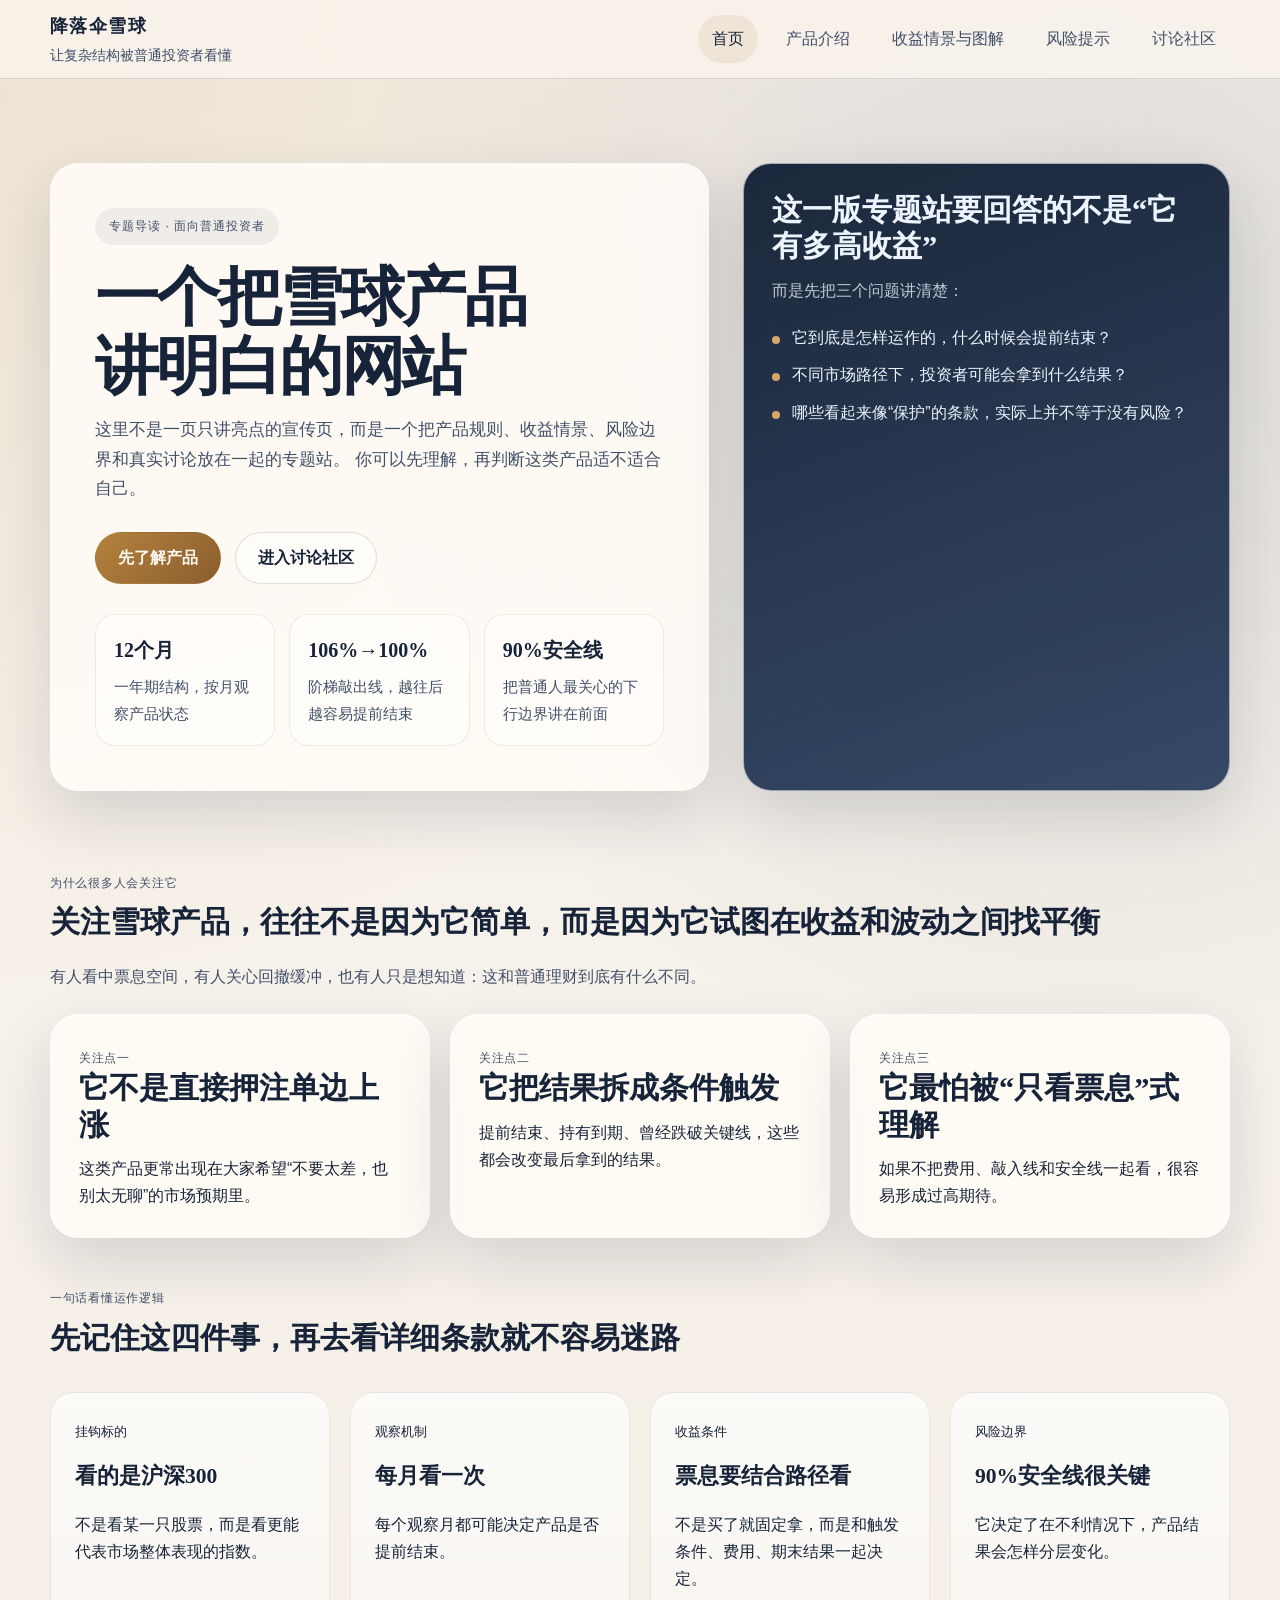
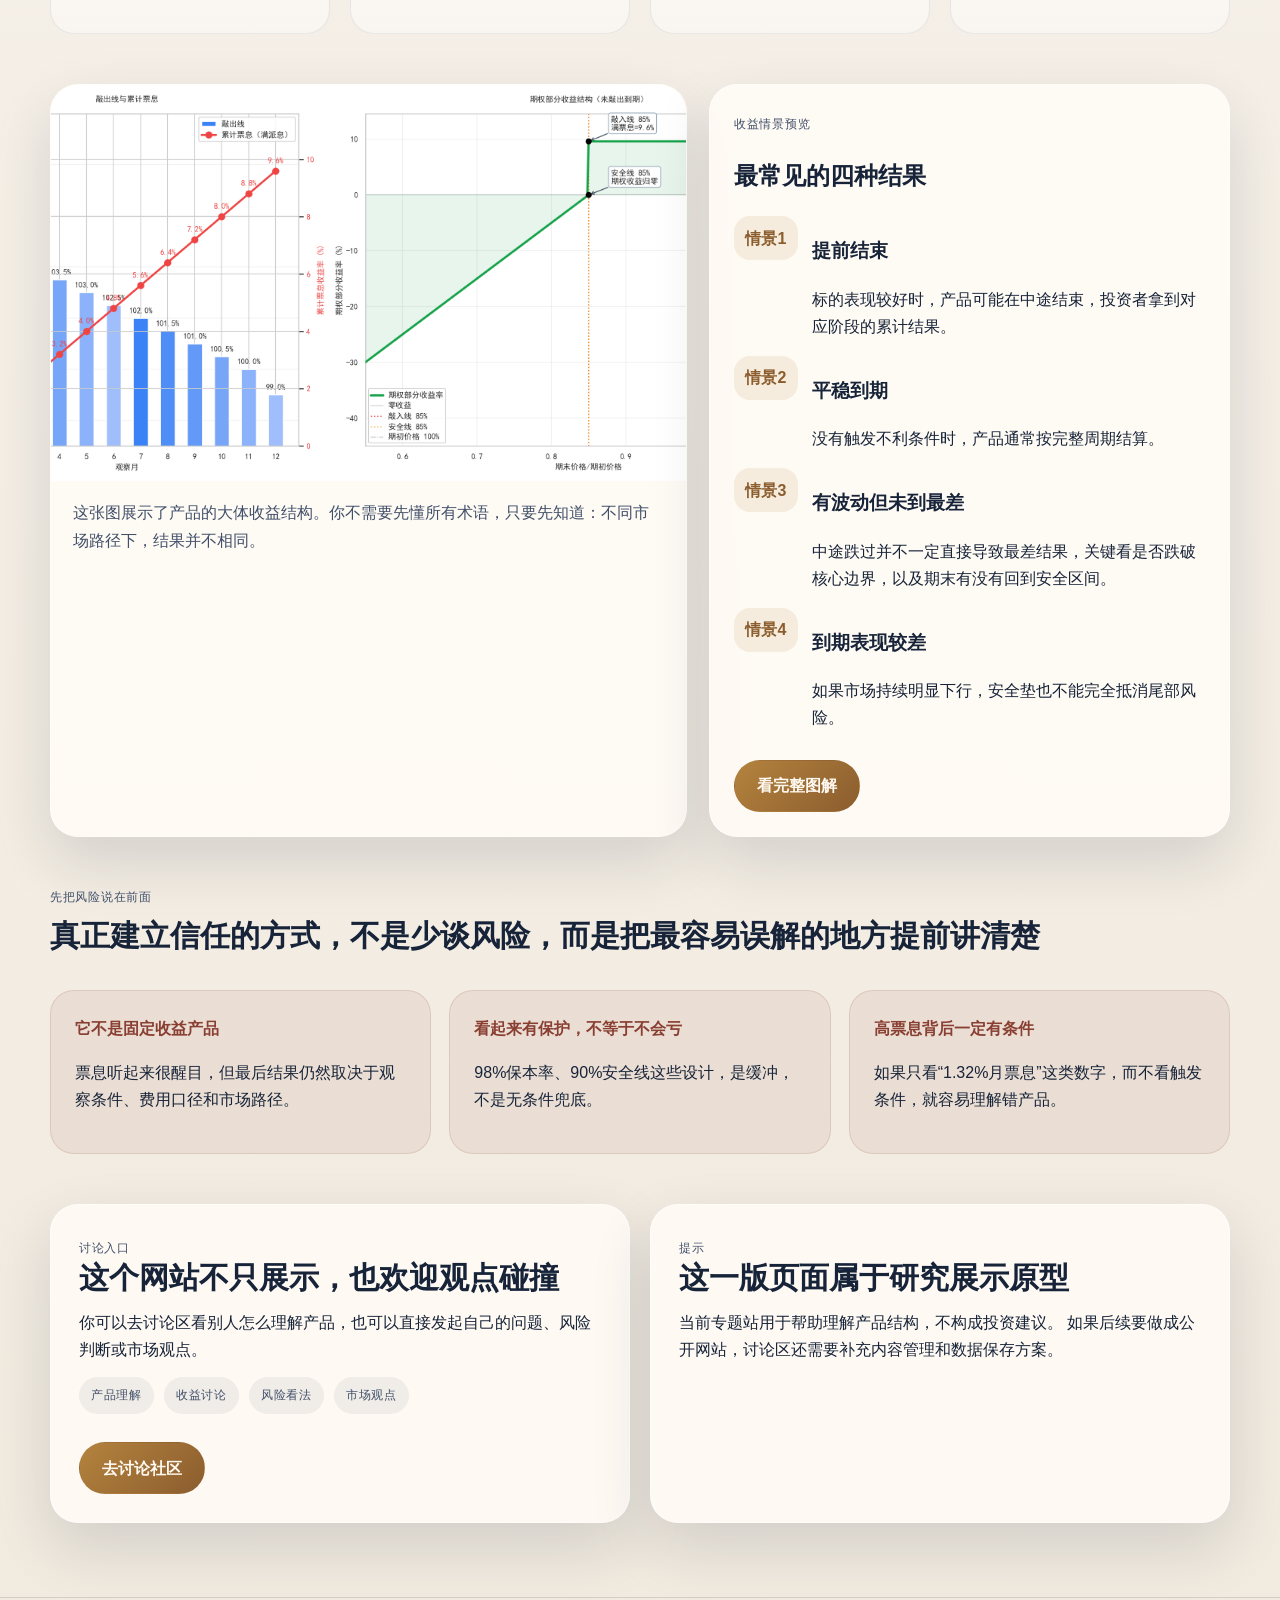
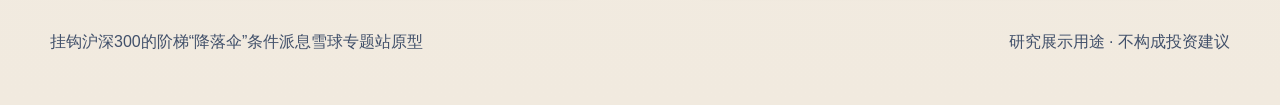
<file: index.html>
<!-- 这个文件是网站首页，用于先讲清产品大意，再引导访客进入详细页面。 -->
<!DOCTYPE html>
<html lang="zh-CN">
<head>
  <meta charset="UTF-8">
  <meta name="viewport" content="width=device-width, initial-scale=1.0">
  <title>降落伞雪球专题站</title>
  <link rel="stylesheet" href="assets/styles.css">
  <link rel="stylesheet" href="assets/pages.css">
</head>
<body>
  <div class="page-shell">
    <header class="site-header">
      <div class="header-inner">
        <a class="brand-mark" href="index.html">
          <span>降落伞雪球</span>
          <span>让复杂结构被普通投资者看懂</span>
        </a>
        <nav class="nav-links">
          <a data-nav href="index.html">首页</a>
          <a data-nav href="product.html">产品介绍</a>
          <a data-nav href="scenarios.html">收益情景与图解</a>
          <a data-nav href="risk.html">风险提示</a>
          <a data-nav href="community.html">讨论社区</a>
        </nav>
      </div>
    </header>

    <main>
      <section class="hero">
        <div class="container hero-grid">
          <div class="hero-copy reveal">
            <span class="eyebrow">专题导读 · 面向普通投资者</span>
            <h1>一个把雪球产品<br>讲明白的网站</h1>
            <p class="lead">
              这里不是一页只讲亮点的宣传页，而是一个把产品规则、收益情景、风险边界和真实讨论放在一起的专题站。
              你可以先理解，再判断这类产品适不适合自己。
            </p>
            <div class="action-row">
              <a class="btn btn-primary" href="product.html">先了解产品</a>
              <a class="btn btn-secondary" href="community.html">进入讨论社区</a>
            </div>
            <div class="hero-meta">
              <div class="metric">
                <strong>12个月</strong>
                <span>一年期结构，按月观察产品状态</span>
              </div>
              <div class="metric">
                <strong>106%→100%</strong>
                <span>阶梯敲出线，越往后越容易提前结束</span>
              </div>
              <div class="metric">
                <strong>90%安全线</strong>
                <span>把普通人最关心的下行边界讲在前面</span>
              </div>
            </div>
          </div>

          <aside class="hero-panel reveal delay-1">
            <h2>这一版专题站要回答的不是“它有多高收益”</h2>
            <p>而是先把三个问题讲清楚：</p>
            <ul class="hero-list">
              <li>它到底是怎样运作的，什么时候会提前结束？</li>
              <li>不同市场路径下，投资者可能会拿到什么结果？</li>
              <li>哪些看起来像“保护”的条款，实际上并不等于没有风险？</li>
            </ul>
          </aside>
        </div>
      </section>

      <section class="section">
        <div class="container">
          <div class="section-title reveal">
            <span class="page-pill">为什么很多人会关注它</span>
            <h2>关注雪球产品，往往不是因为它简单，而是因为它试图在收益和波动之间找平衡</h2>
            <p>有人看中票息空间，有人关心回撤缓冲，也有人只是想知道：这和普通理财到底有什么不同。</p>
          </div>
          <div class="grid-3">
            <article class="panel reveal delay-1">
              <small>关注点一</small>
              <h2>它不是直接押注单边上涨</h2>
              <p>这类产品更常出现在大家希望“不要太差，也别太无聊”的市场预期里。</p>
            </article>
            <article class="panel reveal delay-2">
              <small>关注点二</small>
              <h2>它把结果拆成条件触发</h2>
              <p>提前结束、持有到期、曾经跌破关键线，这些都会改变最后拿到的结果。</p>
            </article>
            <article class="panel reveal delay-3">
              <small>关注点三</small>
              <h2>它最怕被“只看票息”式理解</h2>
              <p>如果不把费用、敲入线和安全线一起看，很容易形成过高期待。</p>
            </article>
          </div>
        </div>
      </section>

      <section class="section">
        <div class="container">
          <div class="section-title reveal">
            <span class="page-pill">一句话看懂运作逻辑</span>
            <h2>先记住这四件事，再去看详细条款就不容易迷路</h2>
          </div>
          <div class="grid-4">
            <article class="highlight-card reveal">
              <small>挂钩标的</small>
              <strong>看的是沪深300</strong>
              <p>不是看某一只股票，而是看更能代表市场整体表现的指数。</p>
            </article>
            <article class="highlight-card reveal delay-1">
              <small>观察机制</small>
              <strong>每月看一次</strong>
              <p>每个观察月都可能决定产品是否提前结束。</p>
            </article>
            <article class="highlight-card reveal delay-2">
              <small>收益条件</small>
              <strong>票息要结合路径看</strong>
              <p>不是买了就固定拿，而是和触发条件、费用、期末结果一起决定。</p>
            </article>
            <article class="highlight-card reveal delay-3">
              <small>风险边界</small>
              <strong>90%安全线很关键</strong>
              <p>它决定了在不利情况下，产品结果会怎样分层变化。</p>
            </article>
          </div>
        </div>
      </section>

      <section class="section">
        <div class="container split-layout">
          <div class="image-card reveal">
            <figure>
              <img src="assets/images/03_payoff_structure.png" alt="收益结构示意图">
              <figcaption>
                这张图展示了产品的大体收益结构。你不需要先懂所有术语，只要先知道：不同市场路径下，结果并不相同。
              </figcaption>
            </figure>
          </div>
          <div class="timeline-card reveal delay-1">
            <span class="page-pill">收益情景预览</span>
            <h2>最常见的四种结果</h2>
            <div class="timeline">
              <div class="timeline-step">
                <strong>情景1</strong>
                <div><h3>提前结束</h3><p>标的表现较好时，产品可能在中途结束，投资者拿到对应阶段的累计结果。</p></div>
              </div>
              <div class="timeline-step">
                <strong>情景2</strong>
                <div><h3>平稳到期</h3><p>没有触发不利条件时，产品通常按完整周期结算。</p></div>
              </div>
              <div class="timeline-step">
                <strong>情景3</strong>
                <div><h3>有波动但未到最差</h3><p>中途跌过并不一定直接导致最差结果，关键看是否跌破核心边界，以及期末有没有回到安全区间。</p></div>
              </div>
              <div class="timeline-step">
                <strong>情景4</strong>
                <div><h3>到期表现较差</h3><p>如果市场持续明显下行，安全垫也不能完全抵消尾部风险。</p></div>
              </div>
            </div>
            <div class="action-row">
              <a class="btn btn-primary" href="scenarios.html">看完整图解</a>
            </div>
          </div>
        </div>
      </section>

      <section class="section">
        <div class="container">
          <div class="section-title reveal">
            <span class="page-pill">先把风险说在前面</span>
            <h2>真正建立信任的方式，不是少谈风险，而是把最容易误解的地方提前讲清楚</h2>
          </div>
          <div class="risk-strip">
            <article class="risk-item reveal">
              <strong>它不是固定收益产品</strong>
              <p>票息听起来很醒目，但最后结果仍然取决于观察条件、费用口径和市场路径。</p>
            </article>
            <article class="risk-item reveal delay-1">
              <strong>看起来有保护，不等于不会亏</strong>
              <p>98%保本率、90%安全线这些设计，是缓冲，不是无条件兜底。</p>
            </article>
            <article class="risk-item reveal delay-2">
              <strong>高票息背后一定有条件</strong>
              <p>如果只看“1.32%月票息”这类数字，而不看触发条件，就容易理解错产品。</p>
            </article>
          </div>
        </div>
      </section>

      <section class="section">
        <div class="container grid-2">
          <article class="panel reveal">
            <small>讨论入口</small>
            <h2>这个网站不只展示，也欢迎观点碰撞</h2>
            <p>你可以去讨论区看别人怎么理解产品，也可以直接发起自己的问题、风险判断或市场观点。</p>
            <div class="tag-row">
              <span class="forum-tag">产品理解</span>
              <span class="forum-tag">收益讨论</span>
              <span class="forum-tag">风险看法</span>
              <span class="forum-tag">市场观点</span>
            </div>
            <div class="action-row">
              <a class="btn btn-primary" href="community.html">去讨论社区</a>
            </div>
          </article>
          <article class="panel reveal delay-1">
            <small>提示</small>
            <h2>这一版页面属于研究展示原型</h2>
            <p>
              当前专题站用于帮助理解产品结构，不构成投资建议。
              如果后续要做成公开网站，讨论区还需要补充内容管理和数据保存方案。
            </p>
          </article>
        </div>
      </section>
    </main>

    <footer class="site-footer">
      <div class="footer-inner">
        <span>挂钩沪深300的阶梯“降落伞”条件派息雪球专题站原型</span>
        <span>研究展示用途 · 不构成投资建议</span>
      </div>
    </footer>
  </div>
  <script src="assets/app.js"></script>
</body>
</html>
</file>
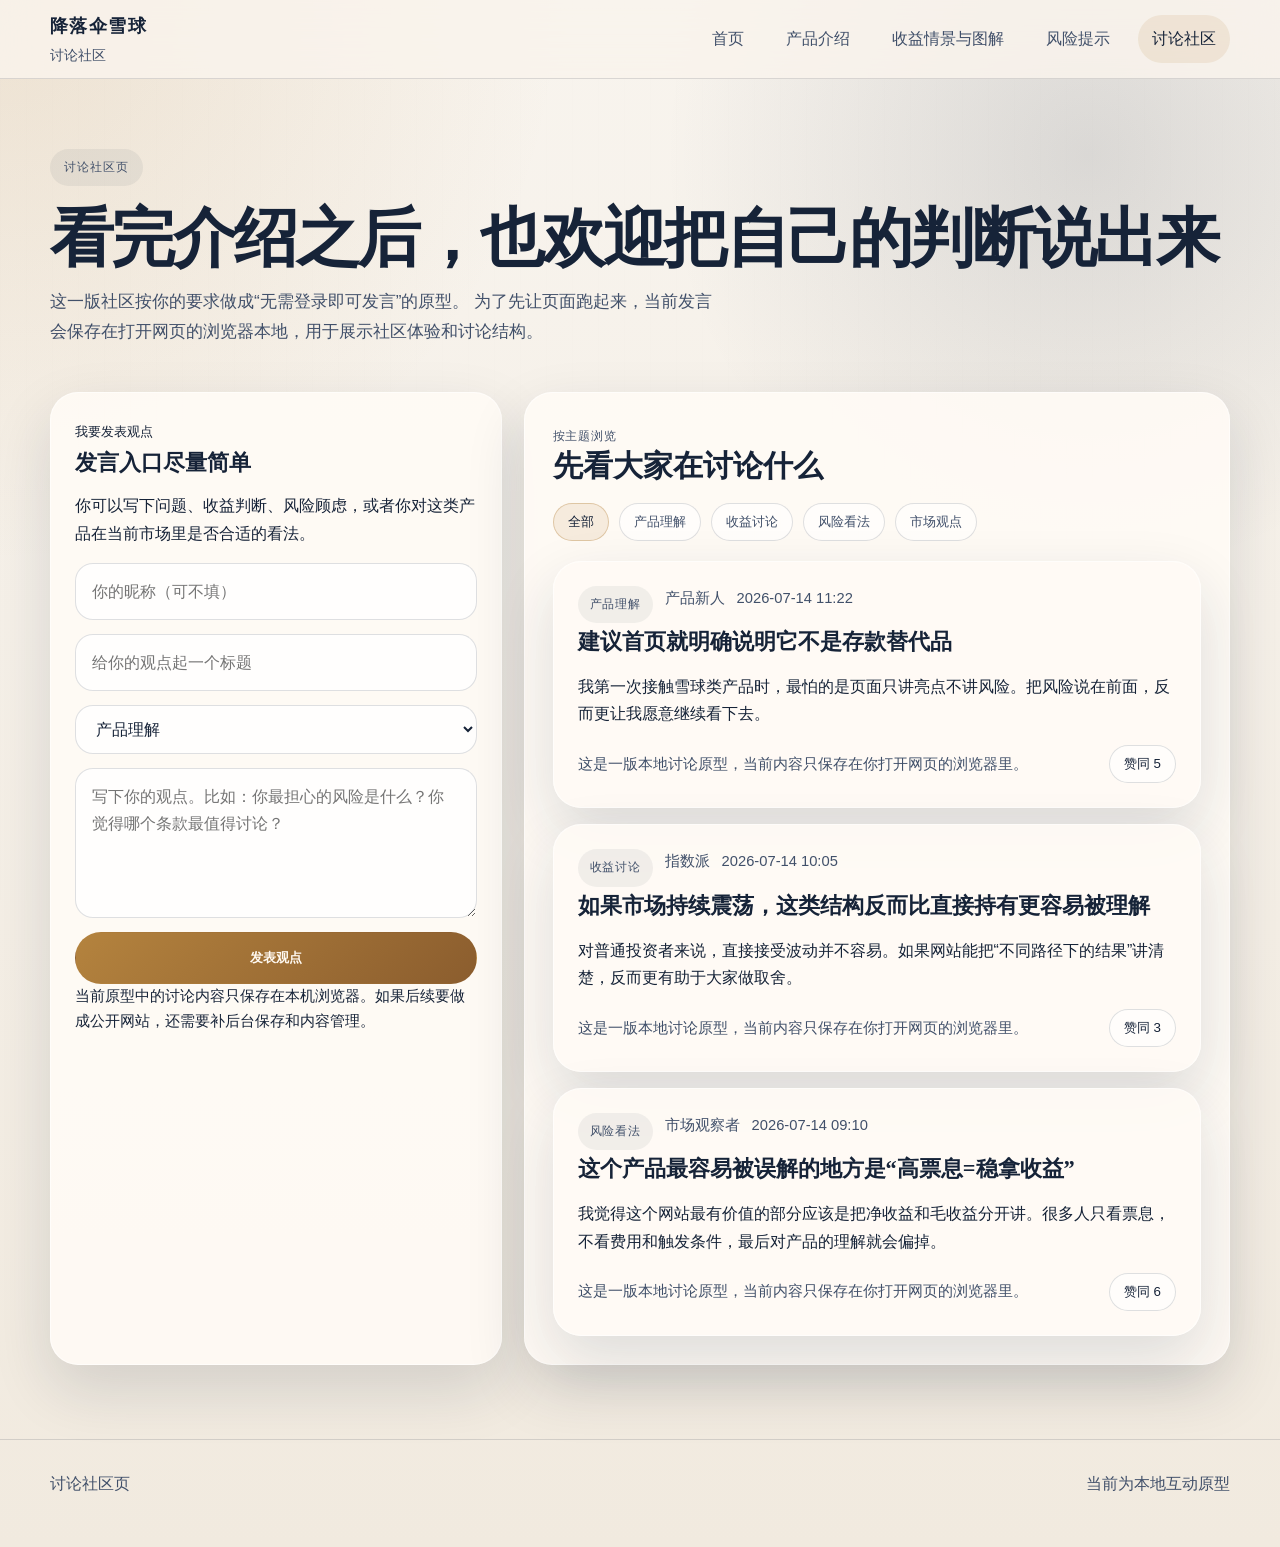
<file: community.html>
<!-- 这个文件用于承接讨论社区，让访客可以按主题发表观点。 -->
<!DOCTYPE html>
<html lang="zh-CN">
<head>
  <meta charset="UTF-8">
  <meta name="viewport" content="width=device-width, initial-scale=1.0">
  <title>讨论社区｜降落伞雪球专题站</title>
  <link rel="stylesheet" href="assets/styles.css">
  <link rel="stylesheet" href="assets/pages.css">
</head>
<body>
  <div class="page-shell">
    <header class="site-header">
      <div class="header-inner">
        <a class="brand-mark" href="index.html">
          <span>降落伞雪球</span>
          <span>讨论社区</span>
        </a>
        <nav class="nav-links">
          <a data-nav href="index.html">首页</a>
          <a data-nav href="product.html">产品介绍</a>
          <a data-nav href="scenarios.html">收益情景与图解</a>
          <a data-nav href="risk.html">风险提示</a>
          <a data-nav href="community.html">讨论社区</a>
        </nav>
      </div>
    </header>

    <main>
      <section class="page-title">
        <div class="container reveal">
          <span class="eyebrow">讨论社区页</span>
          <h1>看完介绍之后，也欢迎把自己的判断说出来</h1>
          <p>
            这一版社区按你的要求做成“无需登录即可发言”的原型。
            为了先让页面跑起来，当前发言会保存在打开网页的浏览器本地，用于展示社区体验和讨论结构。
          </p>
        </div>
      </section>

      <section class="section">
        <div class="container community-layout">
          <aside class="note-card reveal">
            <small>我要发表观点</small>
            <h3>发言入口尽量简单</h3>
            <p>你可以写下问题、收益判断、风险顾虑，或者你对这类产品在当前市场里是否合适的看法。</p>
            <form class="forum-form" data-community-form>
              <input name="nickname" type="text" placeholder="你的昵称（可不填）">
              <input name="title" type="text" placeholder="给你的观点起一个标题">
              <select name="category">
                <option value="产品理解">产品理解</option>
                <option value="收益讨论">收益讨论</option>
                <option value="风险看法">风险看法</option>
                <option value="市场观点">市场观点</option>
              </select>
              <textarea name="content" placeholder="写下你的观点。比如：你最担心的风险是什么？你觉得哪个条款最值得讨论？"></textarea>
              <button class="btn btn-primary" type="submit">发表观点</button>
            </form>
            <p class="form-tip">当前原型中的讨论内容只保存在本机浏览器。如果后续要做成公开网站，还需要补后台保存和内容管理。</p>
          </aside>

          <section class="reveal delay-1">
            <div class="panel">
              <small>按主题浏览</small>
              <h2>先看大家在讨论什么</h2>
              <div class="filter-row">
                <button class="filter-chip active" data-filter="全部" type="button">全部</button>
                <button class="filter-chip" data-filter="产品理解" type="button">产品理解</button>
                <button class="filter-chip" data-filter="收益讨论" type="button">收益讨论</button>
                <button class="filter-chip" data-filter="风险看法" type="button">风险看法</button>
                <button class="filter-chip" data-filter="市场观点" type="button">市场观点</button>
              </div>
              <div class="forum-list" data-post-list></div>
            </div>
          </section>
        </div>
      </section>
    </main>

    <footer class="site-footer">
      <div class="footer-inner">
        <span>讨论社区页</span>
        <span>当前为本地互动原型</span>
      </div>
    </footer>
  </div>
  <script src="assets/app.js"></script>
</body>
</html>
</file>
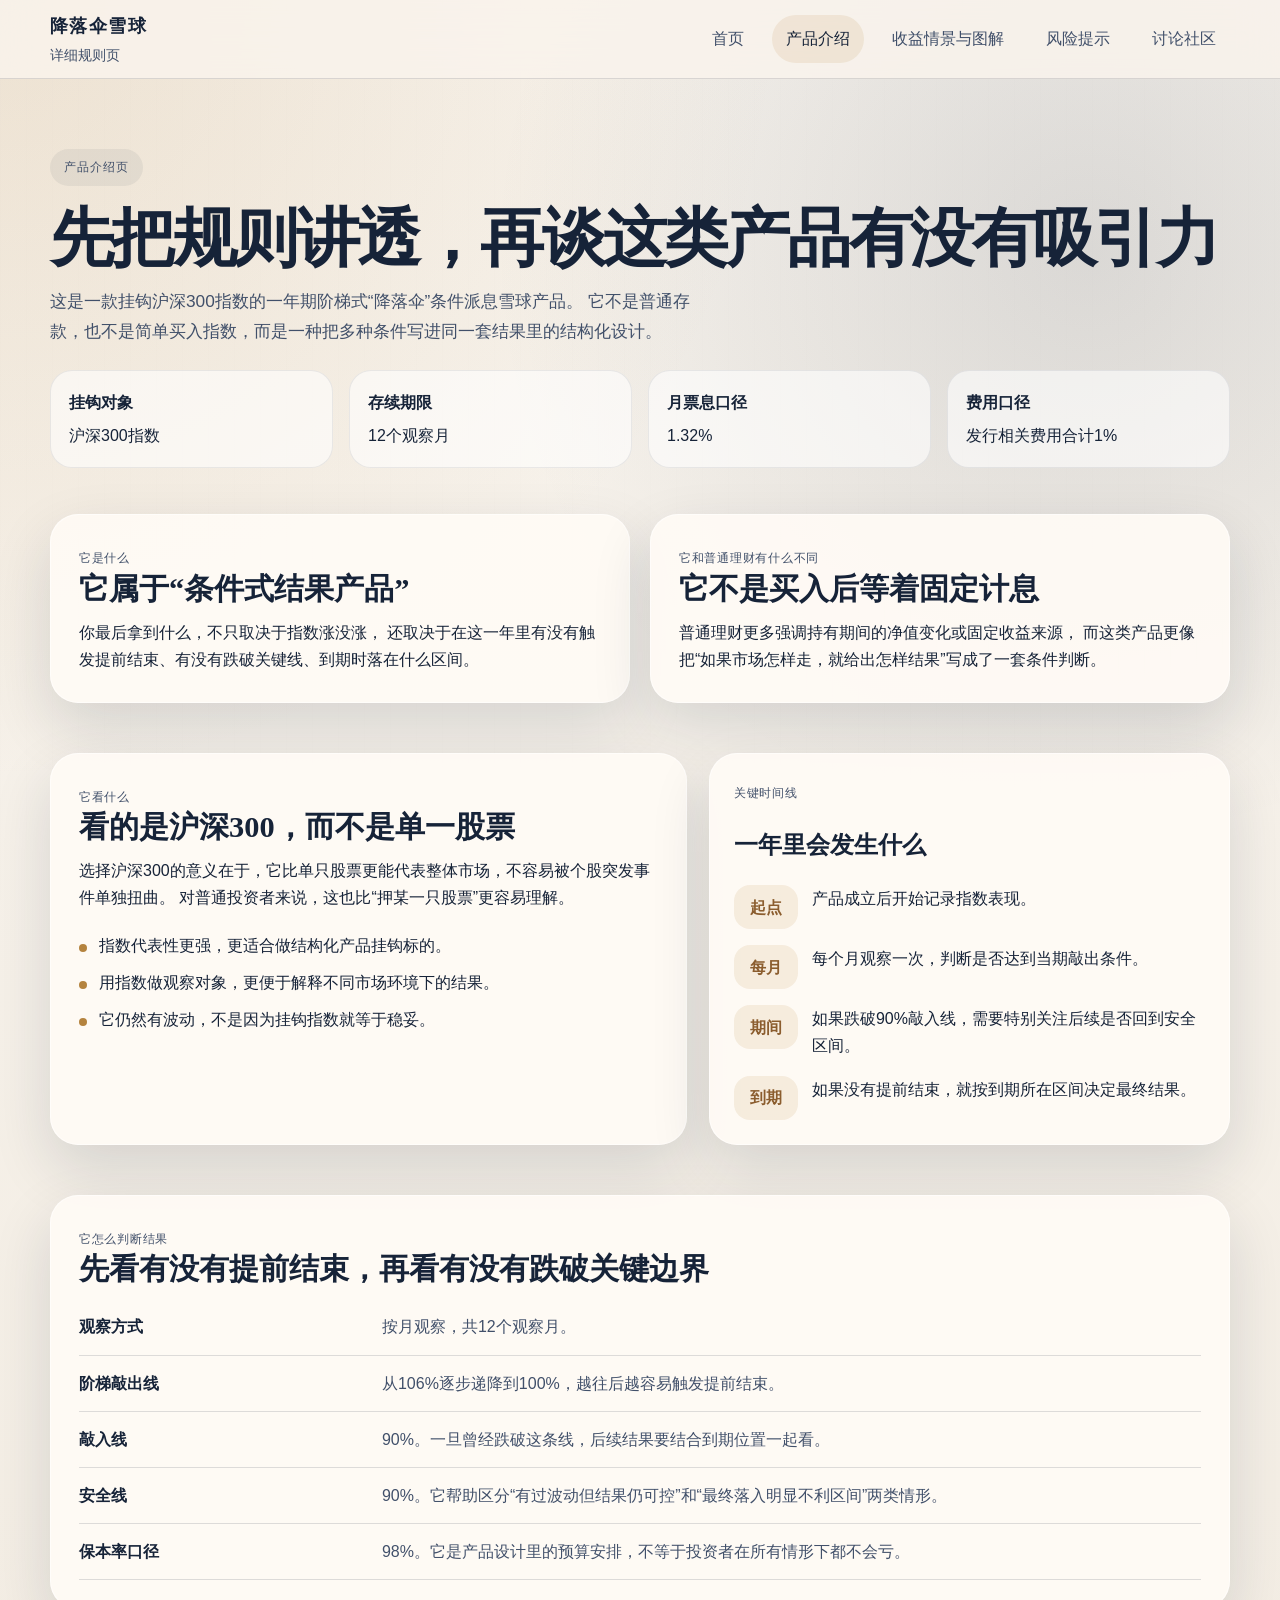
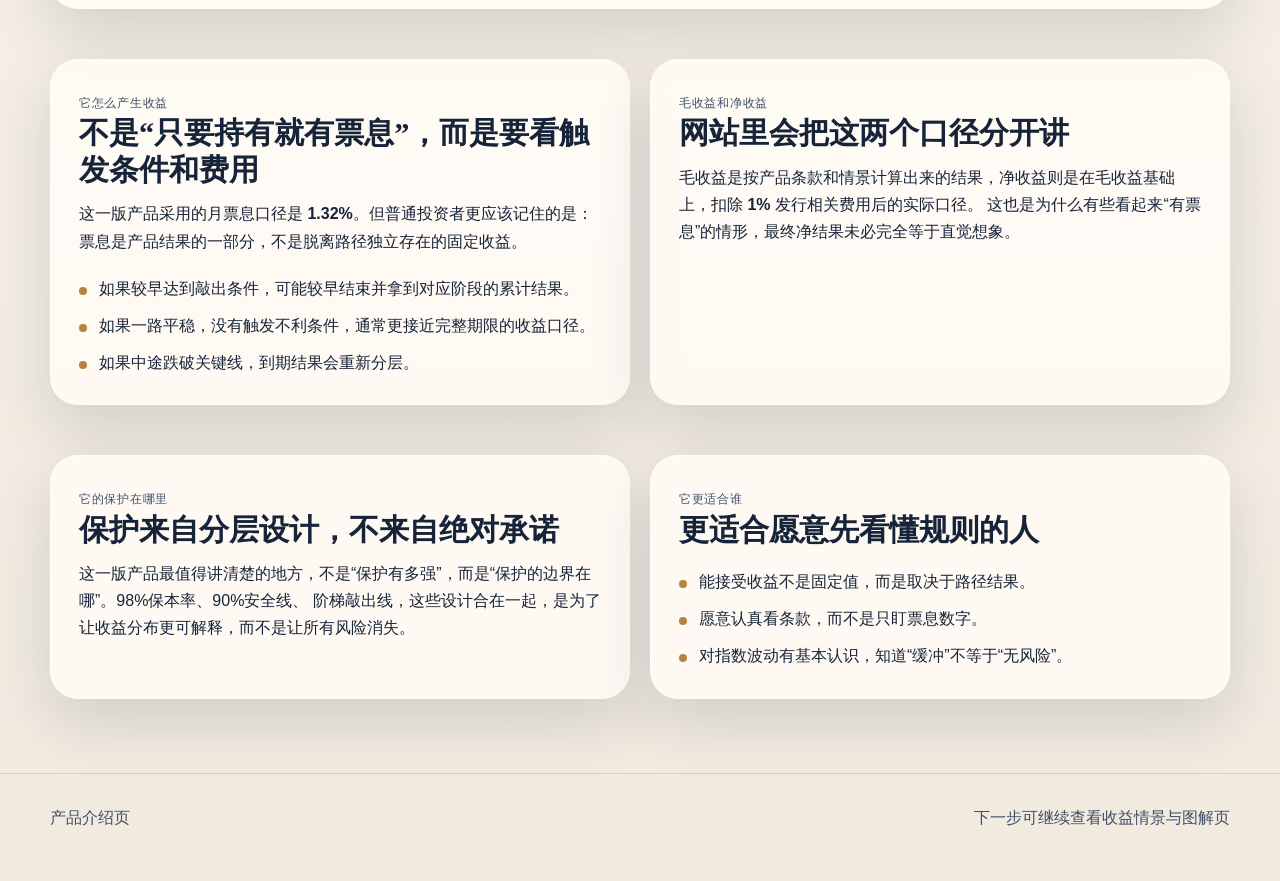
<file: product.html>
<!-- 这个文件用于详细解释产品条款，让普通访客能按顺序理解产品规则。 -->
<!DOCTYPE html>
<html lang="zh-CN">
<head>
  <meta charset="UTF-8">
  <meta name="viewport" content="width=device-width, initial-scale=1.0">
  <title>产品介绍｜降落伞雪球专题站</title>
  <link rel="stylesheet" href="assets/styles.css">
  <link rel="stylesheet" href="assets/pages.css">
</head>
<body>
  <div class="page-shell">
    <header class="site-header">
      <div class="header-inner">
        <a class="brand-mark" href="index.html">
          <span>降落伞雪球</span>
          <span>详细规则页</span>
        </a>
        <nav class="nav-links">
          <a data-nav href="index.html">首页</a>
          <a data-nav href="product.html">产品介绍</a>
          <a data-nav href="scenarios.html">收益情景与图解</a>
          <a data-nav href="risk.html">风险提示</a>
          <a data-nav href="community.html">讨论社区</a>
        </nav>
      </div>
    </header>

    <main>
      <section class="page-title">
        <div class="container reveal">
          <span class="eyebrow">产品介绍页</span>
          <h1>先把规则讲透，再谈这类产品有没有吸引力</h1>
          <p>
            这是一款挂钩沪深300指数的一年期阶梯式“降落伞”条件派息雪球产品。
            它不是普通存款，也不是简单买入指数，而是一种把多种条件写进同一套结果里的结构化设计。
          </p>
          <div class="info-ribbon">
            <div class="ribbon-item"><strong>挂钩对象</strong><span>沪深300指数</span></div>
            <div class="ribbon-item"><strong>存续期限</strong><span>12个观察月</span></div>
            <div class="ribbon-item"><strong>月票息口径</strong><span>1.32%</span></div>
            <div class="ribbon-item"><strong>费用口径</strong><span>发行相关费用合计1%</span></div>
          </div>
        </div>
      </section>

      <section class="section">
        <div class="container grid-2">
          <article class="panel reveal">
            <small>它是什么</small>
            <h2>它属于“条件式结果产品”</h2>
            <p>
              你最后拿到什么，不只取决于指数涨没涨，
              还取决于在这一年里有没有触发提前结束、有没有跌破关键线、到期时落在什么区间。
            </p>
          </article>
          <article class="panel reveal delay-1">
            <small>它和普通理财有什么不同</small>
            <h2>它不是买入后等着固定计息</h2>
            <p>
              普通理财更多强调持有期间的净值变化或固定收益来源，
              而这类产品更像把“如果市场怎样走，就给出怎样结果”写成了一套条件判断。
            </p>
          </article>
        </div>
      </section>

      <section class="section">
        <div class="container split-layout">
          <article class="panel reveal">
            <small>它看什么</small>
            <h2>看的是沪深300，而不是单一股票</h2>
            <p>
              选择沪深300的意义在于，它比单只股票更能代表整体市场，不容易被个股突发事件单独扭曲。
              对普通投资者来说，这也比“押某一只股票”更容易理解。
            </p>
            <ul class="bullet-list">
              <li>指数代表性更强，更适合做结构化产品挂钩标的。</li>
              <li>用指数做观察对象，更便于解释不同市场环境下的结果。</li>
              <li>它仍然有波动，不是因为挂钩指数就等于稳妥。</li>
            </ul>
          </article>
          <aside class="timeline-card reveal delay-1">
            <span class="page-pill">关键时间线</span>
            <h2>一年里会发生什么</h2>
            <div class="timeline">
              <div class="timeline-step">
                <strong>起点</strong>
                <div><p>产品成立后开始记录指数表现。</p></div>
              </div>
              <div class="timeline-step">
                <strong>每月</strong>
                <div><p>每个月观察一次，判断是否达到当期敲出条件。</p></div>
              </div>
              <div class="timeline-step">
                <strong>期间</strong>
                <div><p>如果跌破90%敲入线，需要特别关注后续是否回到安全区间。</p></div>
              </div>
              <div class="timeline-step">
                <strong>到期</strong>
                <div><p>如果没有提前结束，就按到期所在区间决定最终结果。</p></div>
              </div>
            </div>
          </aside>
        </div>
      </section>

      <section class="section">
        <div class="container panel reveal">
          <small>它怎么判断结果</small>
          <h2>先看有没有提前结束，再看有没有跌破关键边界</h2>
          <table class="detail-table">
            <tr>
              <th>观察方式</th>
              <td>按月观察，共12个观察月。</td>
            </tr>
            <tr>
              <th>阶梯敲出线</th>
              <td>从106%逐步递降到100%，越往后越容易触发提前结束。</td>
            </tr>
            <tr>
              <th>敲入线</th>
              <td>90%。一旦曾经跌破这条线，后续结果要结合到期位置一起看。</td>
            </tr>
            <tr>
              <th>安全线</th>
              <td>90%。它帮助区分“有过波动但结果仍可控”和“最终落入明显不利区间”两类情形。</td>
            </tr>
            <tr>
              <th>保本率口径</th>
              <td>98%。它是产品设计里的预算安排，不等于投资者在所有情形下都不会亏。</td>
            </tr>
          </table>
        </div>
      </section>

      <section class="section">
        <div class="container grid-2">
          <article class="panel reveal">
            <small>它怎么产生收益</small>
            <h2>不是“只要持有就有票息”，而是要看触发条件和费用</h2>
            <p>
              这一版产品采用的月票息口径是 <strong>1.32%</strong>。但普通投资者更应该记住的是：
              票息是产品结果的一部分，不是脱离路径独立存在的固定收益。
            </p>
            <ul class="bullet-list">
              <li>如果较早达到敲出条件，可能较早结束并拿到对应阶段的累计结果。</li>
              <li>如果一路平稳，没有触发不利条件，通常更接近完整期限的收益口径。</li>
              <li>如果中途跌破关键线，到期结果会重新分层。</li>
            </ul>
          </article>
          <article class="panel reveal delay-1">
            <small>毛收益和净收益</small>
            <h2>网站里会把这两个口径分开讲</h2>
            <p>
              毛收益是按产品条款和情景计算出来的结果，净收益则是在毛收益基础上，扣除 <strong>1%</strong> 发行相关费用后的实际口径。
              这也是为什么有些看起来“有票息”的情形，最终净结果未必完全等于直觉想象。
            </p>
          </article>
        </div>
      </section>

      <section class="section">
        <div class="container grid-2">
          <article class="panel reveal">
            <small>它的保护在哪里</small>
            <h2>保护来自分层设计，不来自绝对承诺</h2>
            <p>
              这一版产品最值得讲清楚的地方，不是“保护有多强”，而是“保护的边界在哪”。98%保本率、90%安全线、
              阶梯敲出线，这些设计合在一起，是为了让收益分布更可解释，而不是让所有风险消失。
            </p>
          </article>
          <article class="panel reveal delay-1">
            <small>它更适合谁</small>
            <h2>更适合愿意先看懂规则的人</h2>
            <ul class="bullet-list">
              <li>能接受收益不是固定值，而是取决于路径结果。</li>
              <li>愿意认真看条款，而不是只盯票息数字。</li>
              <li>对指数波动有基本认识，知道“缓冲”不等于“无风险”。</li>
            </ul>
          </article>
        </div>
      </section>
    </main>

    <footer class="site-footer">
      <div class="footer-inner">
        <span>产品介绍页</span>
        <span>下一步可继续查看收益情景与图解页</span>
      </div>
    </footer>
  </div>
  <script src="assets/app.js"></script>
</body>
</html>
</file>
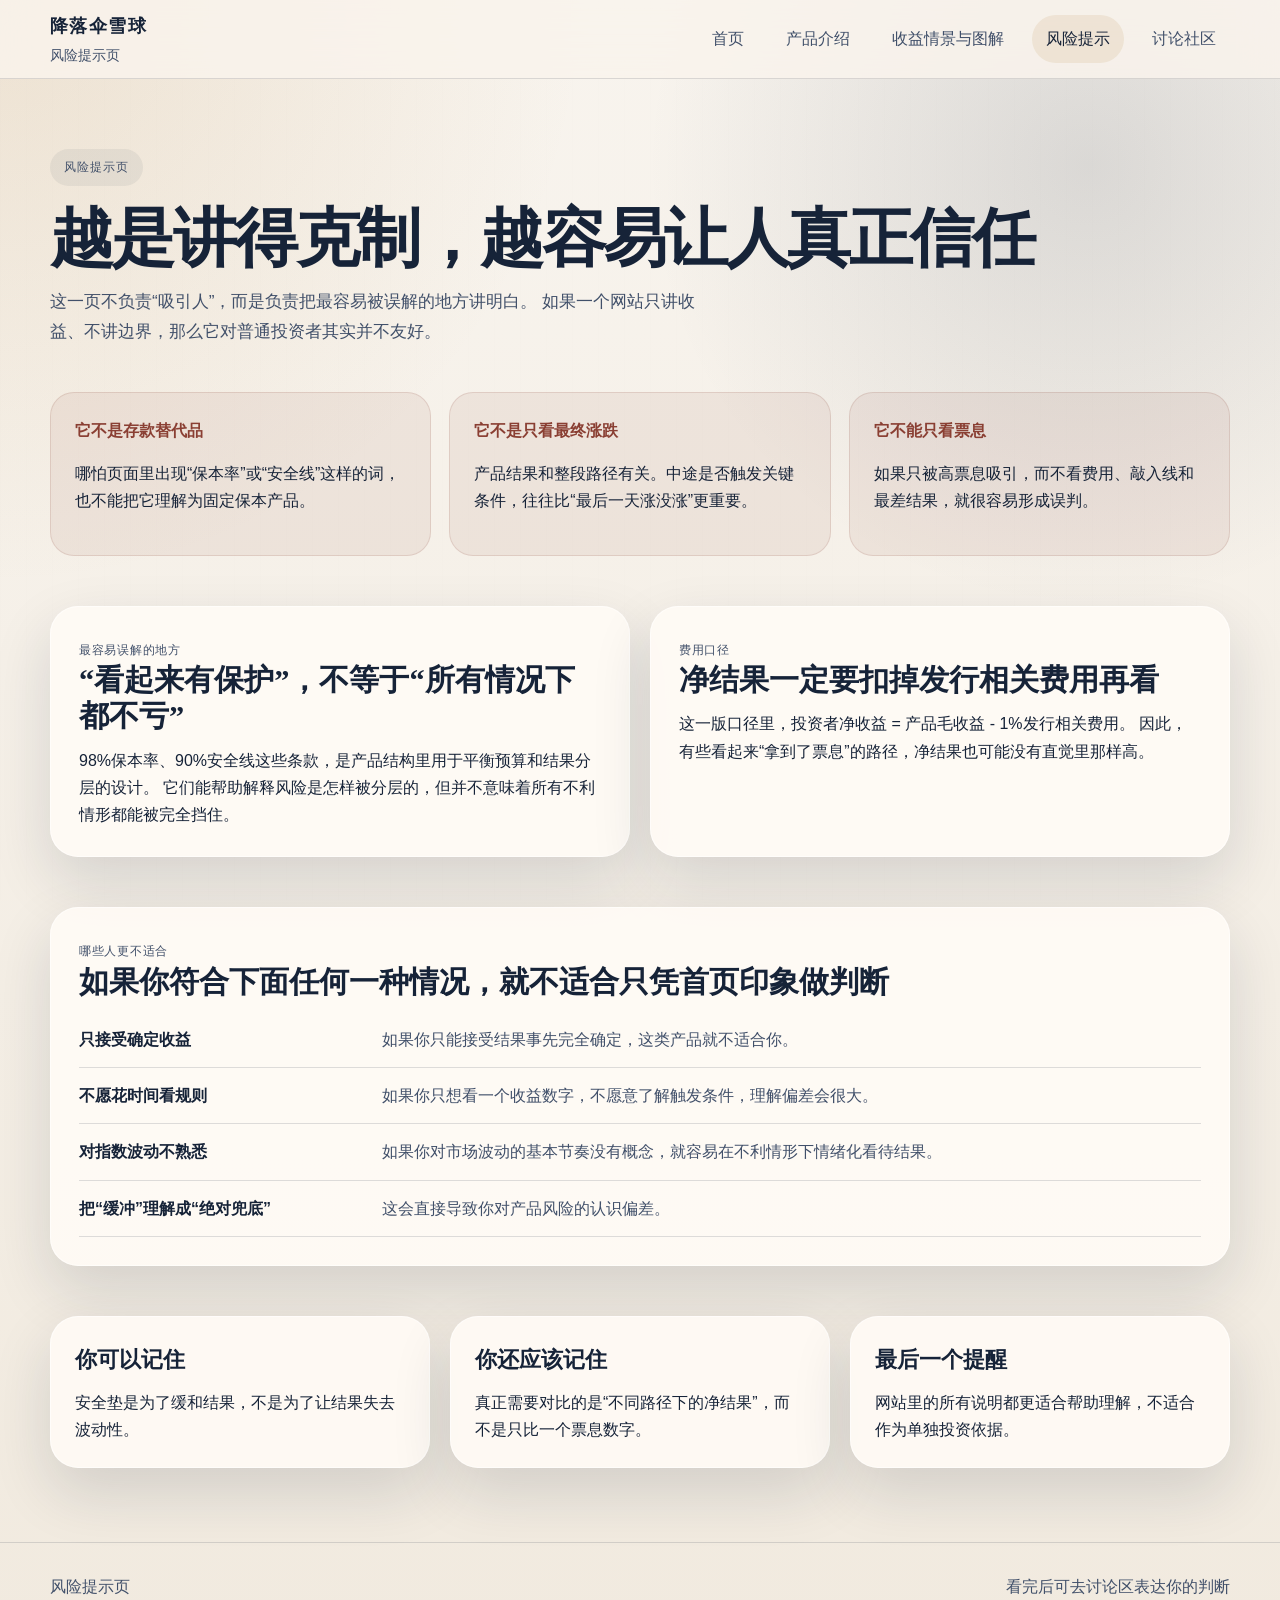
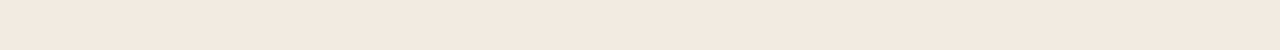
<file: risk.html>
<!-- 这个文件专门用于解释风险边界，避免用户只看到收益亮点。 -->
<!DOCTYPE html>
<html lang="zh-CN">
<head>
  <meta charset="UTF-8">
  <meta name="viewport" content="width=device-width, initial-scale=1.0">
  <title>风险提示｜降落伞雪球专题站</title>
  <link rel="stylesheet" href="assets/styles.css">
  <link rel="stylesheet" href="assets/pages.css">
</head>
<body>
  <div class="page-shell">
    <header class="site-header">
      <div class="header-inner">
        <a class="brand-mark" href="index.html">
          <span>降落伞雪球</span>
          <span>风险提示页</span>
        </a>
        <nav class="nav-links">
          <a data-nav href="index.html">首页</a>
          <a data-nav href="product.html">产品介绍</a>
          <a data-nav href="scenarios.html">收益情景与图解</a>
          <a data-nav href="risk.html">风险提示</a>
          <a data-nav href="community.html">讨论社区</a>
        </nav>
      </div>
    </header>

    <main>
      <section class="page-title">
        <div class="container reveal">
          <span class="eyebrow">风险提示页</span>
          <h1>越是讲得克制，越容易让人真正信任</h1>
          <p>
            这一页不负责“吸引人”，而是负责把最容易被误解的地方讲明白。
            如果一个网站只讲收益、不讲边界，那么它对普通投资者其实并不友好。
          </p>
        </div>
      </section>

      <section class="section">
        <div class="container risk-strip">
          <article class="risk-item reveal">
            <strong>它不是存款替代品</strong>
            <p>哪怕页面里出现“保本率”或“安全线”这样的词，也不能把它理解为固定保本产品。</p>
          </article>
          <article class="risk-item reveal delay-1">
            <strong>它不是只看最终涨跌</strong>
            <p>产品结果和整段路径有关。中途是否触发关键条件，往往比“最后一天涨没涨”更重要。</p>
          </article>
          <article class="risk-item reveal delay-2">
            <strong>它不能只看票息</strong>
            <p>如果只被高票息吸引，而不看费用、敲入线和最差结果，就很容易形成误判。</p>
          </article>
        </div>
      </section>

      <section class="section">
        <div class="container grid-2">
          <article class="panel reveal">
            <small>最容易误解的地方</small>
            <h2>“看起来有保护”，不等于“所有情况下都不亏”</h2>
            <p>
              98%保本率、90%安全线这些条款，是产品结构里用于平衡预算和结果分层的设计。
              它们能帮助解释风险是怎样被分层的，但并不意味着所有不利情形都能被完全挡住。
            </p>
          </article>
          <article class="panel reveal delay-1">
            <small>费用口径</small>
            <h2>净结果一定要扣掉发行相关费用再看</h2>
            <p>
              这一版口径里，投资者净收益 = 产品毛收益 - 1%发行相关费用。
              因此，有些看起来“拿到了票息”的路径，净结果也可能没有直觉里那样高。
            </p>
          </article>
        </div>
      </section>

      <section class="section">
        <div class="container panel reveal">
          <small>哪些人更不适合</small>
          <h2>如果你符合下面任何一种情况，就不适合只凭首页印象做判断</h2>
          <table class="detail-table">
            <tr>
              <th>只接受确定收益</th>
              <td>如果你只能接受结果事先完全确定，这类产品就不适合你。</td>
            </tr>
            <tr>
              <th>不愿花时间看规则</th>
              <td>如果你只想看一个收益数字，不愿意了解触发条件，理解偏差会很大。</td>
            </tr>
            <tr>
              <th>对指数波动不熟悉</th>
              <td>如果你对市场波动的基本节奏没有概念，就容易在不利情形下情绪化看待结果。</td>
            </tr>
            <tr>
              <th>把“缓冲”理解成“绝对兜底”</th>
              <td>这会直接导致你对产品风险的认识偏差。</td>
            </tr>
          </table>
        </div>
      </section>

      <section class="section">
        <div class="container grid-3">
          <article class="note-card reveal">
            <h3>你可以记住</h3>
            <p>安全垫是为了缓和结果，不是为了让结果失去波动性。</p>
          </article>
          <article class="note-card reveal delay-1">
            <h3>你还应该记住</h3>
            <p>真正需要对比的是“不同路径下的净结果”，而不是只比一个票息数字。</p>
          </article>
          <article class="note-card reveal delay-2">
            <h3>最后一个提醒</h3>
            <p>网站里的所有说明都更适合帮助理解，不适合作为单独投资依据。</p>
          </article>
        </div>
      </section>
    </main>

    <footer class="site-footer">
      <div class="footer-inner">
        <span>风险提示页</span>
        <span>看完后可去讨论区表达你的判断</span>
      </div>
    </footer>
  </div>
  <script src="assets/app.js"></script>
</body>
</html>
</file>
<file: assets/styles.css>
/* 这个文件用于统一雪球产品网站的视觉风格，供五个页面共同使用。 */

:root {
  --bg: #f4efe7;
  --paper: rgba(255, 251, 245, 0.9);
  --paper-strong: #fffaf2;
  --ink: #162338;
  --ink-soft: #41506a;
  --line: rgba(22, 35, 56, 0.14);
  --accent: #b4833e;
  --accent-deep: #8b5d2e;
  --accent-soft: rgba(180, 131, 62, 0.12);
  --danger: #8a3f33;
  --success: #24544a;
  --shadow: 0 24px 60px rgba(22, 35, 56, 0.14);
  --max-width: 1180px;
  --title-font: "Noto Serif SC", "Source Han Serif SC", Georgia, serif;
  --body-font: "Noto Sans SC", "PingFang SC", "Microsoft YaHei", sans-serif;
}

* {
  box-sizing: border-box;
}

html {
  scroll-behavior: smooth;
}

body {
  margin: 0;
  color: var(--ink);
  background:
    radial-gradient(circle at top left, rgba(180, 131, 62, 0.16), transparent 28%),
    radial-gradient(circle at 85% 10%, rgba(22, 35, 56, 0.13), transparent 24%),
    linear-gradient(180deg, #f8f4ee 0%, #f1eadf 100%);
  font-family: var(--body-font);
  line-height: 1.7;
}

body::before {
  content: "";
  position: fixed;
  inset: 0;
  pointer-events: none;
  background-image:
    linear-gradient(rgba(255, 255, 255, 0.05), rgba(255, 255, 255, 0.05)),
    repeating-linear-gradient(
      90deg,
      rgba(22, 35, 56, 0.012) 0,
      rgba(22, 35, 56, 0.012) 1px,
      transparent 1px,
      transparent 26px
    );
  opacity: 0.4;
}

a {
  color: inherit;
  text-decoration: none;
}

img {
  display: block;
  max-width: 100%;
}

.page-shell {
  position: relative;
  z-index: 1;
}

.site-header {
  position: sticky;
  top: 0;
  z-index: 20;
  backdrop-filter: blur(18px);
  background: rgba(249, 244, 236, 0.84);
  border-bottom: 1px solid var(--line);
}

.header-inner,
.container,
.footer-inner {
  width: min(var(--max-width), calc(100% - 40px));
  margin: 0 auto;
}

.header-inner {
  display: flex;
  align-items: center;
  justify-content: space-between;
  min-height: 78px;
  gap: 20px;
}

.brand-mark {
  display: flex;
  flex-direction: column;
  gap: 2px;
}

.brand-mark span:first-child {
  font-family: var(--title-font);
  font-size: 1.15rem;
  font-weight: 700;
  letter-spacing: 0.08em;
}

.brand-mark span:last-child {
  color: var(--ink-soft);
  font-size: 0.85rem;
}

.nav-links {
  display: flex;
  align-items: center;
  flex-wrap: wrap;
  gap: 14px;
}

.nav-links a {
  padding: 10px 14px;
  border-radius: 999px;
  color: var(--ink-soft);
  transition: 180ms ease;
}

.nav-links a:hover,
.nav-links a.active {
  color: var(--ink);
  background: var(--accent-soft);
}

.hero {
  padding: 84px 0 54px;
}

.hero-grid {
  display: grid;
  grid-template-columns: 1.15fr 0.85fr;
  gap: 34px;
  align-items: stretch;
}

.hero-copy,
.hero-panel,
.panel,
.image-card,
.forum-card,
.table-card,
.timeline-card,
.scenario-card,
.note-card {
  background: var(--paper);
  border: 1px solid rgba(255, 255, 255, 0.56);
  box-shadow: var(--shadow);
  border-radius: 28px;
}

.hero-copy {
  padding: 44px;
}

.eyebrow {
  display: inline-flex;
  align-items: center;
  gap: 10px;
  padding: 8px 14px;
  border-radius: 999px;
  background: rgba(22, 35, 56, 0.06);
  color: var(--ink-soft);
  letter-spacing: 0.08em;
  font-size: 0.78rem;
  text-transform: uppercase;
}

.hero h1,
.page-title h1 {
  margin: 18px 0 14px;
  font-family: var(--title-font);
  font-size: clamp(2.5rem, 5vw, 4.7rem);
  line-height: 1.08;
  letter-spacing: -0.04em;
}

.hero p.lead,
.page-title p {
  margin: 0;
  max-width: 42rem;
  color: var(--ink-soft);
  font-size: 1.08rem;
}

.action-row {
  display: flex;
  flex-wrap: wrap;
  gap: 14px;
  margin-top: 28px;
}

.btn {
  display: inline-flex;
  align-items: center;
  justify-content: center;
  min-height: 52px;
  padding: 0 22px;
  border-radius: 999px;
  border: 1px solid transparent;
  font-weight: 600;
  transition: 180ms ease;
}

.btn-primary {
  color: #fff9f1;
  background: linear-gradient(135deg, var(--accent), var(--accent-deep));
}

.btn-primary:hover {
  transform: translateY(-1px);
  box-shadow: 0 16px 28px rgba(139, 93, 46, 0.22);
}

.btn-secondary {
  border-color: var(--line);
  color: var(--ink);
  background: rgba(255, 255, 255, 0.55);
}

.btn-secondary:hover {
  background: rgba(255, 255, 255, 0.9);
}

.hero-meta {
  display: grid;
  grid-template-columns: repeat(3, minmax(0, 1fr));
  gap: 14px;
  margin-top: 30px;
}

.metric {
  padding: 18px;
  border-radius: 20px;
  background: rgba(255, 255, 255, 0.5);
  border: 1px solid rgba(22, 35, 56, 0.08);
}

.metric strong {
  display: block;
  margin-bottom: 6px;
  font-family: var(--title-font);
  font-size: 1.25rem;
}

.metric span {
  color: var(--ink-soft);
  font-size: 0.92rem;
}

.hero-panel {
  padding: 28px;
  background:
    linear-gradient(160deg, rgba(22, 35, 56, 0.98), rgba(38, 59, 90, 0.92));
  color: #eef4ff;
}

.hero-panel h2,
.panel h2,
.section-title h2 {
  margin: 0 0 12px;
  font-family: var(--title-font);
  font-size: 1.9rem;
  line-height: 1.2;
}

.panel p,
.hero-panel p,
.section-title p,
.timeline-card p,
.scenario-card p,
.forum-card p,
.note-card p {
  margin: 0;
  color: inherit;
}

.hero-panel p {
  color: rgba(238, 244, 255, 0.78);
}

.hero-list,
.bullet-list,
.category-list {
  margin: 20px 0 0;
  padding: 0;
  list-style: none;
}

.hero-list li,
.bullet-list li,
.category-list li {
  position: relative;
  padding-left: 20px;
  margin-top: 10px;
}

.hero-list li::before,
.bullet-list li::before,
.category-list li::before {
  content: "";
  position: absolute;
  left: 0;
  top: 12px;
  width: 8px;
  height: 8px;
  border-radius: 50%;
  background: var(--accent);
}

.hero-list li::before {
  background: #d4a767;
}

.section {
  padding: 28px 0 22px;
}

.section-title {
  display: flex;
  flex-direction: column;
  gap: 10px;
  margin-bottom: 24px;
}

.section-title p {
  color: var(--ink-soft);
  max-width: 42rem;
}

.grid-2,
.grid-3,
.grid-4 {
  display: grid;
  gap: 20px;
}

.grid-2 {
  grid-template-columns: repeat(2, minmax(0, 1fr));
}

.grid-3 {
  grid-template-columns: repeat(3, minmax(0, 1fr));
}

.grid-4 {
  grid-template-columns: repeat(4, minmax(0, 1fr));
}

.panel {
  padding: 28px;
}

.panel small,
.forum-tag,
.page-pill {
  color: var(--ink-soft);
  letter-spacing: 0.06em;
  text-transform: uppercase;
  font-size: 0.78rem;
}

.highlight-card {
  padding: 24px;
  border-radius: 24px;
  background: linear-gradient(180deg, rgba(255, 255, 255, 0.72), rgba(255, 255, 255, 0.45));
  border: 1px solid rgba(22, 35, 56, 0.08);
}

.highlight-card strong {
  display: block;
  margin-top: 14px;
  font-family: var(--title-font);
  font-size: 1.35rem;
}
</file>
<file: assets/pages.css>
/* 这个文件补充页面细节样式，和基础样式分开，便于后续继续扩展。 */

.detail-table {
  width: 100%;
  border-collapse: collapse;
  margin-top: 12px;
}

.detail-table th,
.detail-table td {
  padding: 14px 0;
  text-align: left;
  border-bottom: 1px solid var(--line);
  vertical-align: top;
}

.detail-table th {
  width: 27%;
  font-weight: 600;
}

.detail-table td {
  color: var(--ink-soft);
}

.page-title {
  padding: 70px 0 18px;
}

.info-ribbon {
  display: grid;
  grid-template-columns: repeat(4, minmax(0, 1fr));
  gap: 16px;
  margin-top: 24px;
}

.ribbon-item {
  padding: 18px;
  border-radius: 22px;
  background: rgba(255, 255, 255, 0.58);
  border: 1px solid rgba(22, 35, 56, 0.08);
}

.ribbon-item strong {
  display: block;
  margin-bottom: 6px;
  font-family: var(--title-font);
}

.split-layout {
  display: grid;
  grid-template-columns: 1.1fr 0.9fr;
  gap: 22px;
}

.image-card {
  overflow: hidden;
}

.image-card figure {
  margin: 0;
}

.image-card img {
  width: 100%;
  aspect-ratio: 16 / 10;
  object-fit: cover;
  background: rgba(22, 35, 56, 0.06);
}

.image-card figcaption {
  padding: 18px 22px 22px;
  color: var(--ink-soft);
}

.timeline-card {
  padding: 24px;
}

.timeline {
  margin-top: 18px;
  display: grid;
  gap: 16px;
}

.timeline-step {
  display: grid;
  grid-template-columns: 64px 1fr;
  gap: 14px;
  align-items: start;
}

.timeline-step strong {
  display: inline-flex;
  align-items: center;
  justify-content: center;
  min-height: 44px;
  border-radius: 16px;
  background: var(--accent-soft);
  color: var(--accent-deep);
}

.scenario-card {
  overflow: hidden;
}

.scenario-card .scenario-body {
  padding: 24px;
}

.scenario-card h3,
.forum-card h3,
.note-card h3 {
  margin: 0 0 10px;
  font-family: var(--title-font);
  font-size: 1.4rem;
}

.risk-strip {
  display: grid;
  grid-template-columns: repeat(3, minmax(0, 1fr));
  gap: 18px;
}

.risk-item {
  padding: 24px;
  border-radius: 24px;
  background: rgba(138, 63, 51, 0.08);
  border: 1px solid rgba(138, 63, 51, 0.14);
}

.risk-item strong {
  display: block;
  margin-bottom: 8px;
  font-family: var(--title-font);
  color: var(--danger);
}

.community-layout {
  display: grid;
  grid-template-columns: 0.78fr 1.22fr;
  gap: 22px;
}

.forum-card,
.note-card {
  padding: 24px;
}

.forum-card h3 {
  margin-bottom: 12px;
}

.forum-meta {
  display: flex;
  flex-wrap: wrap;
  gap: 12px;
  color: var(--ink-soft);
  font-size: 0.92rem;
}

.tag-row {
  display: flex;
  flex-wrap: wrap;
  gap: 10px;
  margin: 14px 0 0;
}

.forum-tag {
  display: inline-flex;
  padding: 8px 12px;
  border-radius: 999px;
  background: rgba(22, 35, 56, 0.06);
}

.forum-form {
  display: grid;
  gap: 14px;
  margin-top: 16px;
}

.forum-form input,
.forum-form select,
.forum-form textarea {
  width: 100%;
  padding: 14px 16px;
  border-radius: 18px;
  border: 1px solid var(--line);
  background: rgba(255, 255, 255, 0.78);
  color: var(--ink);
  font: inherit;
}

.forum-form textarea {
  min-height: 150px;
  resize: vertical;
}

.form-tip,
.micro-note {
  color: var(--ink-soft);
  font-size: 0.92rem;
}

.filter-row {
  display: flex;
  flex-wrap: wrap;
  gap: 10px;
  margin: 18px 0 20px;
}

.filter-chip {
  padding: 9px 14px;
  border-radius: 999px;
  border: 1px solid var(--line);
  background: rgba(255, 255, 255, 0.58);
  color: var(--ink-soft);
  cursor: pointer;
  transition: 180ms ease;
}

.filter-chip.active,
.filter-chip:hover {
  border-color: rgba(180, 131, 62, 0.36);
  background: var(--accent-soft);
  color: var(--ink);
}

.forum-list {
  display: grid;
  gap: 16px;
}

.forum-actions {
  display: flex;
  justify-content: space-between;
  align-items: center;
  margin-top: 18px;
  gap: 12px;
}

.mini-btn {
  border: 1px solid var(--line);
  background: rgba(255, 255, 255, 0.7);
  color: var(--ink);
  border-radius: 999px;
  padding: 9px 14px;
  cursor: pointer;
}

.mini-btn:hover {
  background: rgba(255, 255, 255, 1);
}

.site-footer {
  margin-top: 52px;
  padding: 30px 0 50px;
  border-top: 1px solid var(--line);
}

.footer-inner {
  display: flex;
  flex-wrap: wrap;
  align-items: center;
  justify-content: space-between;
  gap: 14px;
  color: var(--ink-soft);
}

.reveal {
  opacity: 0;
  transform: translateY(14px);
  animation: fadeUp 0.7s ease forwards;
}

.reveal.delay-1 {
  animation-delay: 0.08s;
}

.reveal.delay-2 {
  animation-delay: 0.16s;
}

.reveal.delay-3 {
  animation-delay: 0.24s;
}

@keyframes fadeUp {
  to {
    opacity: 1;
    transform: translateY(0);
  }
}

@media (max-width: 980px) {
  .hero-grid,
  .split-layout,
  .community-layout,
  .grid-3,
  .grid-4,
  .risk-strip,
  .info-ribbon {
    grid-template-columns: 1fr;
  }

  .grid-2 {
    grid-template-columns: 1fr;
  }

  .hero-meta {
    grid-template-columns: 1fr;
  }
}

@media (max-width: 720px) {
  .header-inner {
    align-items: flex-start;
    flex-direction: column;
    padding: 16px 0;
  }

  .nav-links {
    width: 100%;
    justify-content: flex-start;
  }

  .hero,
  .page-title {
    padding-top: 48px;
  }

  .hero-copy,
  .hero-panel,
  .panel,
  .forum-card,
  .note-card,
  .timeline-card {
    padding: 22px;
    border-radius: 24px;
  }

  .hero h1,
  .page-title h1 {
    font-size: clamp(2rem, 10vw, 3rem);
  }

  .detail-table th,
  .detail-table td {
    display: block;
    width: 100%;
    padding: 10px 0;
  }

  .timeline-step {
    grid-template-columns: 1fr;
  }
}
</file>
